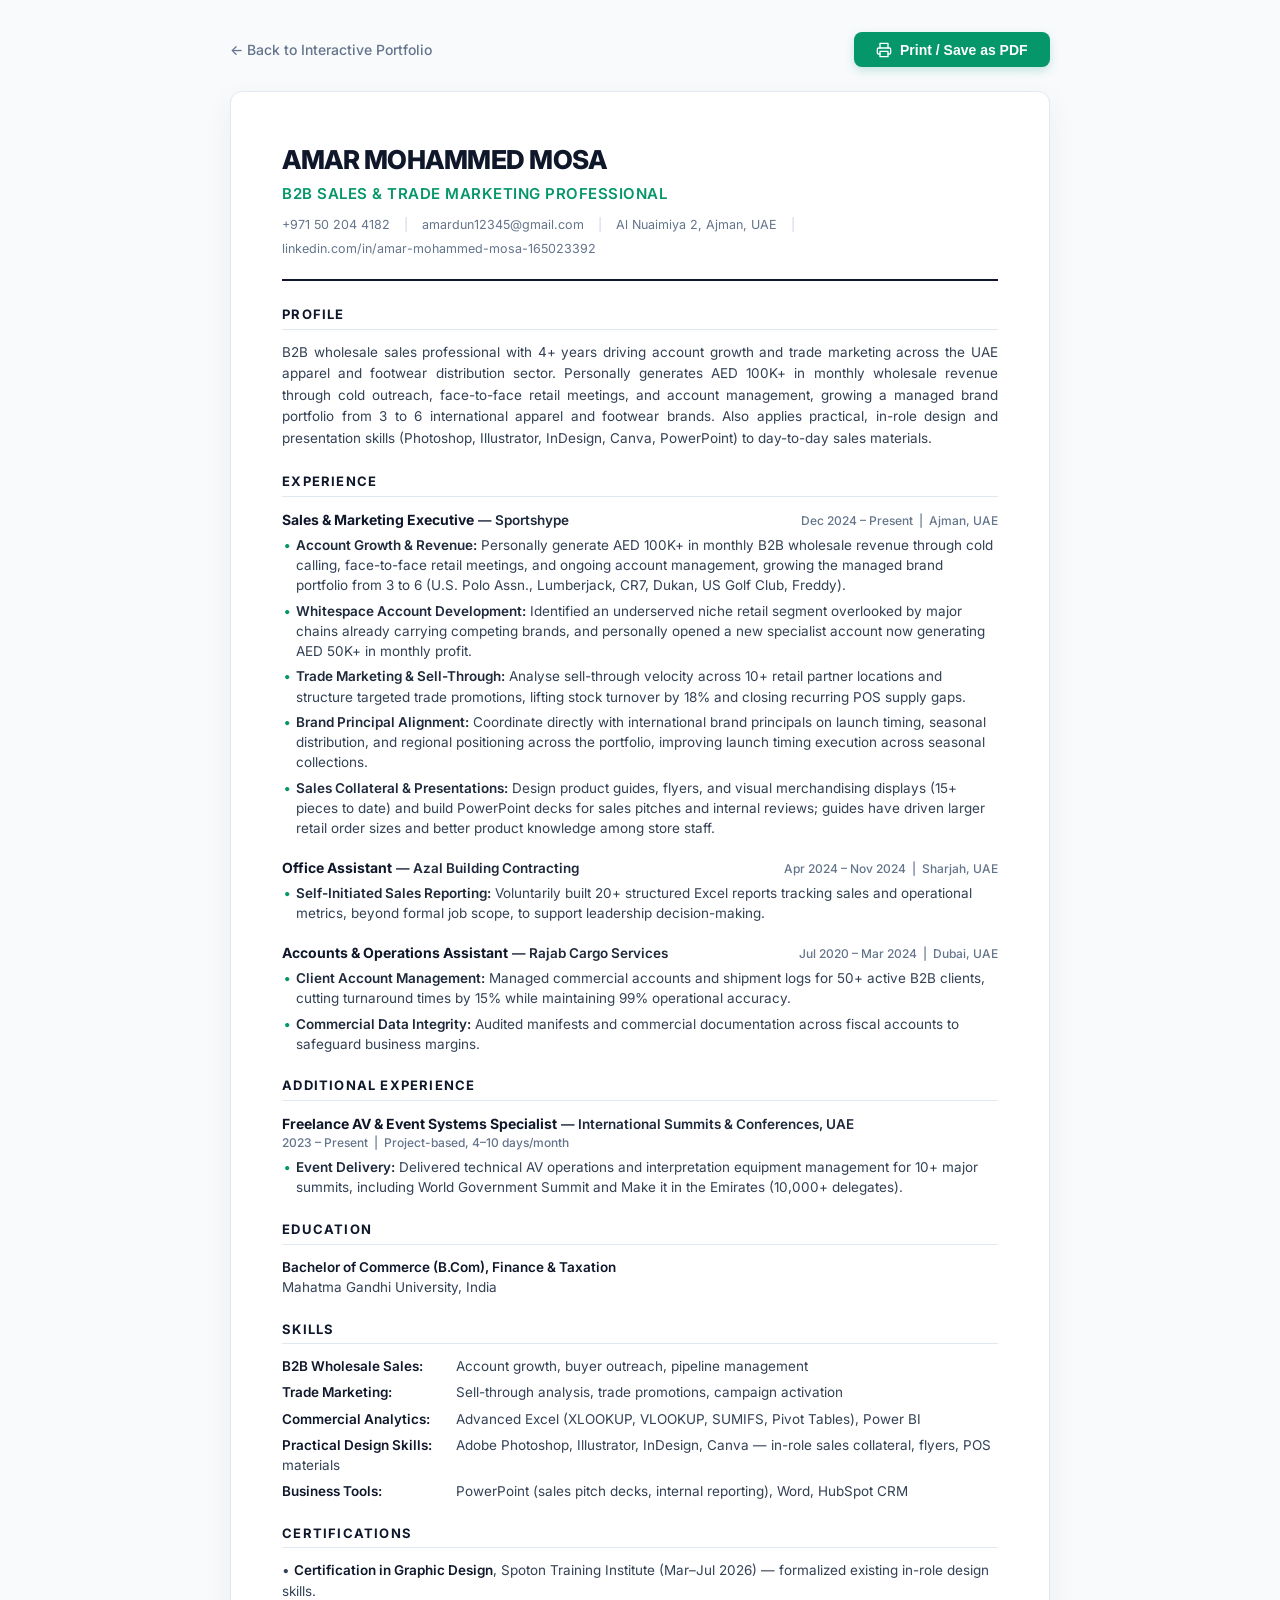
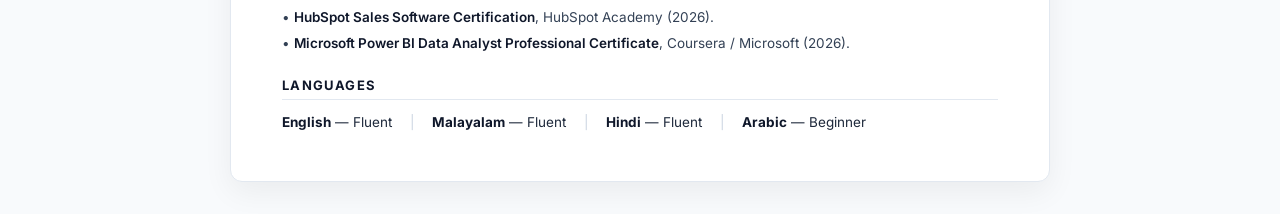
<file: cv.html>
<!DOCTYPE html>
<html lang="en">

<head>
    <meta charset="UTF-8">
    <meta name="viewport" content="width=device-width, initial-scale=1.0">
    <title>Curriculum Vitae | Amar Mohammed Mosa</title>
    <meta name="description" content="Official CV of Amar Mohammed Mosa - B2B Sales & Trade Marketing Professional">
    <link rel="preconnect" href="https://fonts.googleapis.com">
    <link rel="preconnect" href="https://fonts.gstatic.com" crossorigin>
    <link href="https://fonts.googleapis.com/css2?family=Inter:wght@300;400;500;600;700;800&display=swap" rel="stylesheet">
    <style>
        :root {
            --primary: #0f172a;
            --primary-light: #1e293b;
            --accent: #059669;
            --text-dark: #1e293b;
            --text-body: #334155;
            --text-muted: #64748b;
            --border: #e2e8f0;
            --bg-page: #f8fafc;
            --bg-paper: #ffffff;
        }

        * {
            margin: 0;
            padding: 0;
            box-sizing: border-box;
        }

        body {
            font-family: 'Inter', -apple-system, BlinkMacSystemFont, "Segoe UI", Roboto, sans-serif;
            background-color: var(--bg-page);
            color: var(--text-body);
            line-height: 1.5;
            font-size: 13.5px;
            padding: 2rem 1rem;
        }

        /* Top Action Bar */
        .cv-actions {
            max-width: 820px;
            margin: 0 auto 1.5rem auto;
            display: flex;
            justify-content: space-between;
            align-items: center;
        }

        .back-link {
            display: inline-flex;
            align-items: center;
            gap: 6px;
            color: var(--text-muted);
            text-decoration: none;
            font-weight: 500;
            font-size: 14px;
            transition: color 0.2s;
        }

        .back-link:hover {
            color: var(--accent);
        }

        .btn-print {
            background-color: var(--accent);
            color: #ffffff;
            border: none;
            padding: 0.6rem 1.4rem;
            border-radius: 8px;
            font-size: 14px;
            font-weight: 600;
            cursor: pointer;
            display: inline-flex;
            align-items: center;
            gap: 8px;
            transition: transform 0.15s, background-color 0.2s, box-shadow 0.2s;
            box-shadow: 0 4px 10px rgba(5, 150, 105, 0.2);
        }

        .btn-print:hover {
            background-color: #047857;
            transform: translateY(-1px);
            box-shadow: 0 6px 14px rgba(5, 150, 105, 0.3);
        }

        /* CV Paper Container */
        .cv-paper {
            max-width: 820px;
            margin: 0 auto;
            background: var(--bg-paper);
            padding: 3rem 3.2rem;
            box-shadow: 0 10px 30px rgba(0, 0, 0, 0.06);
            border-radius: 12px;
            border: 1px solid var(--border);
        }

        /* Header */
        header.cv-header {
            border-bottom: 2px solid var(--primary);
            padding-bottom: 1.25rem;
            margin-bottom: 1.5rem;
        }

        .cv-header h1 {
            font-size: 26px;
            font-weight: 800;
            letter-spacing: -0.5px;
            color: var(--primary);
            text-transform: uppercase;
            margin-bottom: 4px;
        }

        .cv-header .headline {
            font-size: 15px;
            font-weight: 600;
            color: var(--accent);
            text-transform: uppercase;
            letter-spacing: 0.5px;
            margin-bottom: 10px;
        }

        .contact-strip {
            display: flex;
            flex-wrap: wrap;
            gap: 6px 14px;
            font-size: 12.5px;
            color: var(--text-muted);
        }

        .contact-strip span {
            display: inline-flex;
            align-items: center;
            gap: 4px;
        }

        .contact-strip a {
            color: var(--text-muted);
            text-decoration: none;
            transition: color 0.2s;
        }

        .contact-strip a:hover {
            color: var(--accent);
            text-decoration: underline;
        }

        .separator {
            color: #cbd5e1;
        }

        /* Section Styling */
        section.cv-section {
            margin-bottom: 1.4rem;
        }

        h2.section-heading {
            font-size: 13px;
            font-weight: 700;
            text-transform: uppercase;
            letter-spacing: 1.2px;
            color: var(--primary);
            border-bottom: 1px solid var(--border);
            padding-bottom: 4px;
            margin-bottom: 0.75rem;
        }

        p.profile-text {
            color: var(--text-body);
            text-align: justify;
            line-height: 1.6;
        }

        /* Experience Entry */
        .experience-entry {
            margin-bottom: 1.15rem;
        }

        .experience-entry:last-child {
            margin-bottom: 0;
        }

        .exp-header {
            display: flex;
            justify-content: space-between;
            align-items: baseline;
            flex-wrap: wrap;
            margin-bottom: 4px;
        }

        .exp-role {
            font-size: 14px;
            font-weight: 700;
            color: var(--primary);
        }

        .exp-company {
            color: var(--text-dark);
            font-weight: 600;
        }

        .exp-meta {
            font-size: 12px;
            font-weight: 500;
            color: var(--text-muted);
            white-space: nowrap;
        }

        ul.exp-bullets {
            list-style: none;
            padding-left: 0;
            margin-top: 5px;
        }

        ul.exp-bullets li {
            position: relative;
            padding-left: 14px;
            margin-bottom: 5px;
            line-height: 1.5;
            color: var(--text-body);
        }

        ul.exp-bullets li::before {
            content: "•";
            position: absolute;
            left: 2px;
            color: var(--accent);
            font-weight: bold;
        }

        ul.exp-bullets li strong {
            color: var(--primary-light);
            font-weight: 600;
        }

        /* Skills */
        .skills-list {
            display: flex;
            flex-direction: column;
            gap: 6px;
        }

        .skill-row {
            line-height: 1.5;
        }

        .skill-row strong {
            color: var(--primary);
            font-weight: 600;
            display: inline-block;
            min-width: 170px;
        }

        /* Education & Certifications */
        .edu-entry, .cert-entry {
            margin-bottom: 6px;
            line-height: 1.5;
        }

        .edu-entry strong, .cert-entry strong {
            color: var(--primary);
            font-weight: 600;
        }

        /* Languages */
        .languages-strip {
            display: flex;
            flex-wrap: wrap;
            gap: 8px 18px;
            color: var(--text-dark);
        }

        .lang-item {
            display: inline-flex;
            align-items: center;
            gap: 4px;
        }

        .lang-item strong {
            color: var(--primary);
        }

        /* Print Media Styles */
        @media print {
            body {
                background-color: #ffffff;
                padding: 0;
                font-size: 11pt;
                color: #111827;
            }

            .cv-actions {
                display: none !important;
            }

            .cv-paper {
                box-shadow: none;
                border: none;
                padding: 0;
                max-width: 100%;
                margin: 0;
                border-radius: 0;
            }

            @page {
                size: A4;
                margin: 14mm 15mm 14mm 15mm;
            }

            a {
                text-decoration: none;
                color: inherit;
            }

            h2.section-heading {
                border-color: #cbd5e1;
            }

            .experience-entry {
                page-break-inside: avoid;
            }
        }
    </style>
</head>

<body>

    <!-- Top Actions -->
    <div class="cv-actions">
        <a href="index.html" class="back-link">
            &larr; Back to Interactive Portfolio
        </a>
        <button class="btn-print" onclick="window.print()">
            <svg width="16" height="16" viewBox="0 0 24 24" fill="none" stroke="currentColor" stroke-width="2" stroke-linecap="round" stroke-linejoin="round">
                <polyline points="6 9 6 2 18 2 18 9"></polyline>
                <path d="M6 18H4a2 2 0 0 1-2-2v-5a2 2 0 0 1 2-2h16a2 2 0 0 1 2 2v5a2 2 0 0 1-2 2h-2"></path>
                <rect x="6" y="14" width="12" height="8"></rect>
            </svg>
            Print / Save as PDF
        </button>
    </div>

    <!-- CV Paper Container -->
    <div class="cv-paper">

        <!-- Header -->
        <header class="cv-header">
            <h1>AMAR MOHAMMED MOSA</h1>
            <div class="headline">B2B Sales & Trade Marketing Professional</div>
            <div class="contact-strip">
                <span>+971 50 204 4182</span>
                <span class="separator">|</span>
                <span><a href="mailto:amardun12345@gmail.com">amardun12345@gmail.com</a></span>
                <span class="separator">|</span>
                <span>Al Nuaimiya 2, Ajman, UAE</span>
                <span class="separator">|</span>
                <span><a href="https://linkedin.com/in/amar-mohammed-mosa-165023392" target="_blank" rel="noopener noreferrer">linkedin.com/in/amar-mohammed-mosa-165023392</a></span>
            </div>
        </header>

        <!-- Profile -->
        <section class="cv-section">
            <h2 class="section-heading">PROFILE</h2>
            <p class="profile-text">
                B2B wholesale sales professional with 4+ years driving account growth and trade marketing across the UAE apparel and footwear distribution sector. Personally generates AED 100K+ in monthly wholesale revenue through cold outreach, face-to-face retail meetings, and account management, growing a managed brand portfolio from 3 to 6 international apparel and footwear brands. Also applies practical, in-role design and presentation skills (Photoshop, Illustrator, InDesign, Canva, PowerPoint) to day-to-day sales materials.
            </p>
        </section>

        <!-- Experience -->
        <section class="cv-section">
            <h2 class="section-heading">EXPERIENCE</h2>

            <!-- Sportshype -->
            <div class="experience-entry">
                <div class="exp-header">
                    <div>
                        <span class="exp-role">Sales & Marketing Executive</span>
                        <span class="exp-company"> — Sportshype</span>
                    </div>
                    <div class="exp-meta">Dec 2024 – Present &nbsp;|&nbsp; Ajman, UAE</div>
                </div>
                <ul class="exp-bullets">
                    <li><strong>Account Growth & Revenue:</strong> Personally generate AED 100K+ in monthly B2B wholesale revenue through cold calling, face-to-face retail meetings, and ongoing account management, growing the managed brand portfolio from 3 to 6 (U.S. Polo Assn., Lumberjack, CR7, Dukan, US Golf Club, Freddy).</li>
                    <li><strong>Whitespace Account Development:</strong> Identified an underserved niche retail segment overlooked by major chains already carrying competing brands, and personally opened a new specialist account now generating AED 50K+ in monthly profit.</li>
                    <li><strong>Trade Marketing & Sell-Through:</strong> Analyse sell-through velocity across 10+ retail partner locations and structure targeted trade promotions, lifting stock turnover by 18% and closing recurring POS supply gaps.</li>
                    <li><strong>Brand Principal Alignment:</strong> Coordinate directly with international brand principals on launch timing, seasonal distribution, and regional positioning across the portfolio, improving launch timing execution across seasonal collections.</li>
                    <li><strong>Sales Collateral & Presentations:</strong> Design product guides, flyers, and visual merchandising displays (15+ pieces to date) and build PowerPoint decks for sales pitches and internal reviews; guides have driven larger retail order sizes and better product knowledge among store staff.</li>
                </ul>
            </div>

            <!-- Azal Building Contracting -->
            <div class="experience-entry">
                <div class="exp-header">
                    <div>
                        <span class="exp-role">Office Assistant</span>
                        <span class="exp-company"> — Azal Building Contracting</span>
                    </div>
                    <div class="exp-meta">Apr 2024 – Nov 2024 &nbsp;|&nbsp; Sharjah, UAE</div>
                </div>
                <ul class="exp-bullets">
                    <li><strong>Self-Initiated Sales Reporting:</strong> Voluntarily built 20+ structured Excel reports tracking sales and operational metrics, beyond formal job scope, to support leadership decision-making.</li>
                </ul>
            </div>

            <!-- Rajab Cargo Services -->
            <div class="experience-entry">
                <div class="exp-header">
                    <div>
                        <span class="exp-role">Accounts & Operations Assistant</span>
                        <span class="exp-company"> — Rajab Cargo Services</span>
                    </div>
                    <div class="exp-meta">Jul 2020 – Mar 2024 &nbsp;|&nbsp; Dubai, UAE</div>
                </div>
                <ul class="exp-bullets">
                    <li><strong>Client Account Management:</strong> Managed commercial accounts and shipment logs for 50+ active B2B clients, cutting turnaround times by 15% while maintaining 99% operational accuracy.</li>
                    <li><strong>Commercial Data Integrity:</strong> Audited manifests and commercial documentation across fiscal accounts to safeguard business margins.</li>
                </ul>
            </div>
        </section>

        <!-- Additional Experience -->
        <section class="cv-section">
            <h2 class="section-heading">ADDITIONAL EXPERIENCE</h2>
            <div class="experience-entry">
                <div class="exp-header">
                    <div>
                        <span class="exp-role">Freelance AV & Event Systems Specialist</span>
                        <span class="exp-company"> — International Summits & Conferences, UAE</span>
                    </div>
                    <div class="exp-meta">2023 – Present &nbsp;|&nbsp; Project-based, 4–10 days/month</div>
                </div>
                <ul class="exp-bullets">
                    <li><strong>Event Delivery:</strong> Delivered technical AV operations and interpretation equipment management for 10+ major summits, including World Government Summit and Make it in the Emirates (10,000+ delegates).</li>
                </ul>
            </div>
        </section>

        <!-- Education -->
        <section class="cv-section">
            <h2 class="section-heading">EDUCATION</h2>
            <div class="edu-entry">
                <strong>Bachelor of Commerce (B.Com), Finance & Taxation</strong><br>
                Mahatma Gandhi University, India
            </div>
        </section>

        <!-- Skills -->
        <section class="cv-section">
            <h2 class="section-heading">SKILLS</h2>
            <div class="skills-list">
                <div class="skill-row">
                    <strong>B2B Wholesale Sales:</strong> Account growth, buyer outreach, pipeline management
                </div>
                <div class="skill-row">
                    <strong>Trade Marketing:</strong> Sell-through analysis, trade promotions, campaign activation
                </div>
                <div class="skill-row">
                    <strong>Commercial Analytics:</strong> Advanced Excel (XLOOKUP, VLOOKUP, SUMIFS, Pivot Tables), Power BI
                </div>
                <div class="skill-row">
                    <strong>Practical Design Skills:</strong> Adobe Photoshop, Illustrator, InDesign, Canva — in-role sales collateral, flyers, POS materials
                </div>
                <div class="skill-row">
                    <strong>Business Tools:</strong> PowerPoint (sales pitch decks, internal reporting), Word, HubSpot CRM
                </div>
            </div>
        </section>

        <!-- Certifications -->
        <section class="cv-section">
            <h2 class="section-heading">CERTIFICATIONS</h2>
            <div class="cert-entry">
                • <strong>Certification in Graphic Design</strong>, Spoton Training Institute (Mar–Jul 2026) — formalized existing in-role design skills.
            </div>
            <div class="cert-entry">
                • <strong>HubSpot Sales Software Certification</strong>, HubSpot Academy (2026).
            </div>
            <div class="cert-entry">
                • <strong>Microsoft Power BI Data Analyst Professional Certificate</strong>, Coursera / Microsoft (2026).
            </div>
        </section>

        <!-- Languages -->
        <section class="cv-section" style="margin-bottom: 0;">
            <h2 class="section-heading">LANGUAGES</h2>
            <div class="languages-strip">
                <div class="lang-item"><strong>English</strong> — Fluent</div>
                <span class="separator">|</span>
                <div class="lang-item"><strong>Malayalam</strong> — Fluent</div>
                <span class="separator">|</span>
                <div class="lang-item"><strong>Hindi</strong> — Fluent</div>
                <span class="separator">|</span>
                <div class="lang-item"><strong>Arabic</strong> — Beginner</div>
            </div>
        </section>

    </div>

</body>

</html>
</file>
